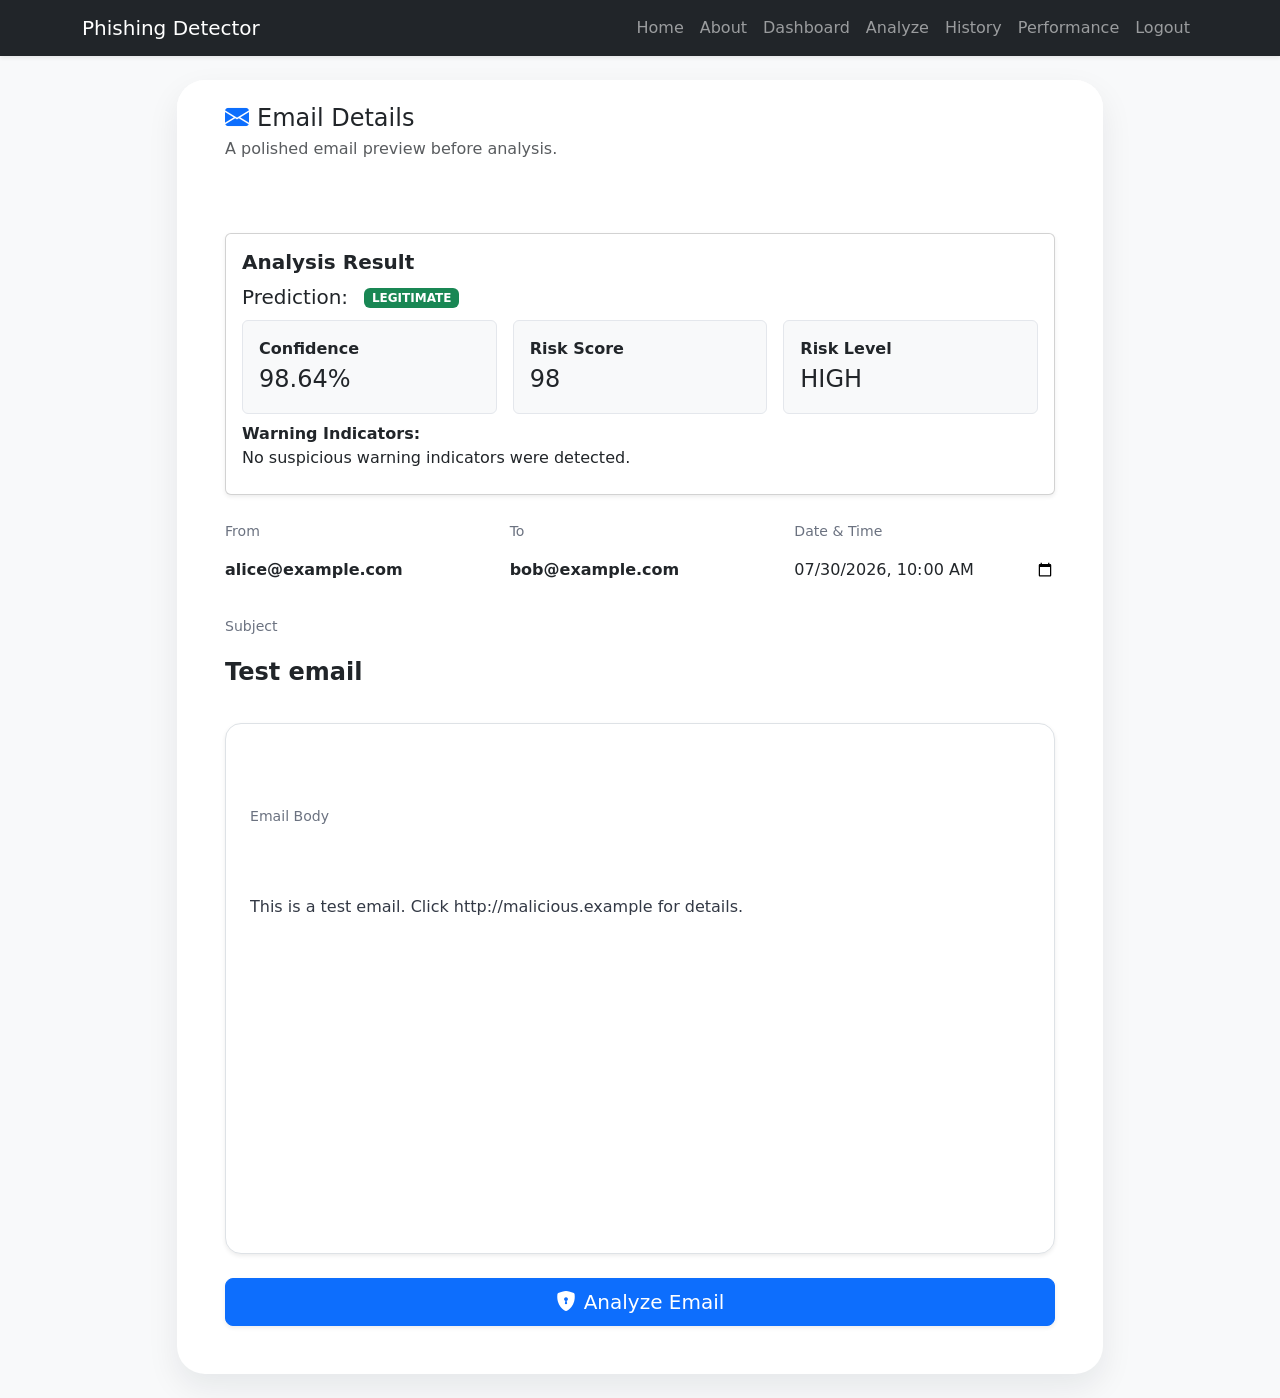
<file: tmp_response.html>
<!doctype html>
<html lang="en">
  <head>
    <meta charset="utf-8">
    <meta name="viewport" content="width=device-width, initial-scale=1">
    <title>Analyze Email - Phishing Detector</title>
    <link href="https://cdn.jsdelivr.net/npm/bootstrap@5.3.2/dist/css/bootstrap.min.css" rel="stylesheet">
    <link href="https://cdn.jsdelivr.net/npm/bootstrap-icons@1.10.5/font/bootstrap-icons.css" rel="stylesheet">
    <link rel="stylesheet" href="/static/css/style.css">
  </head>
  <body class="bg-light">
    <nav class="navbar navbar-expand-lg navbar-dark bg-dark shadow-sm">
      <div class="container">
        <a class="navbar-brand" href="/">Phishing Detector</a>
        <button class="navbar-toggler" type="button" data-bs-toggle="collapse" data-bs-target="#navbarNav">
          <span class="navbar-toggler-icon"></span>
        </button>
        <div class="collapse navbar-collapse" id="navbarNav">
          <ul class="navbar-nav ms-auto">
            <li class="nav-item"><a class="nav-link" href="/">Home</a></li>
            <li class="nav-item"><a class="nav-link" href="/about">About</a></li>
            
            <li class="nav-item"><a class="nav-link" href="/dashboard">Dashboard</a></li>
            <li class="nav-item"><a class="nav-link" href="/analyze">Analyze</a></li>
            <li class="nav-item"><a class="nav-link" href="/history">History</a></li>
            <li class="nav-item"><a class="nav-link" href="/performance">Performance</a></li>
            
            <li class="nav-item"><a class="nav-link" href="/logout">Logout</a></li>
            
          </ul>
        </div>
      </div>
    </nav>

    <div class="container py-4">
      
        
      
      
<div class="row justify-content-center">
  <div class="col-xl-10 col-lg-11">
    <div class="card email-client-card overflow-hidden">
      <div class="card-header bg-white border-0 py-4 px-5">
        <div class="d-flex flex-column flex-md-row align-items-start align-items-md-center justify-content-between gap-3">
          <div>
            <h4 class="mb-1"><i class="bi bi-envelope-fill text-primary me-2"></i>Email Details</h4>
            <p class="text-muted mb-0">A polished email preview before analysis.</p>
          </div>
        </div>
      </div>
      <div class="card-body p-5">
        
        <div class="card mb-4 shadow-sm">
          <div class="card-body">
            <h5 class="mb-2">Analysis Result</h5>
            <div class="d-flex align-items-center gap-3 mb-2">
              <div class="fs-5">Prediction:</div>
              <div><span class="badge bg-success">LEGITIMATE</span></div>
            </div>
            <div class="row g-3 mb-2">
              <div class="col-md-4"><div class="result-card p-3 bg-light rounded"><strong>Confidence</strong><p>98.64%</p></div></div>
              <div class="col-md-4"><div class="result-card p-3 bg-light rounded"><strong>Risk Score</strong><p>98</p></div></div>
              <div class="col-md-4"><div class="result-card p-3 bg-light rounded"><strong>Risk Level</strong><p>HIGH</p></div></div>
            </div>
            <div class="mb-2">
              <strong>Warning Indicators:</strong>
              
                <div>No suspicious warning indicators were detected.</div>
              
            </div>
          </div>
        </div>
        

        <form method="POST">
          <div class="row g-4 mb-4">
            <div class="col-md-4">
              <label class="email-details-label mb-2">From</label>
              <input type="email" name="sender" class="form-control border-0 px-0 py-2 fw-semibold text-dark" value="alice@example.com" placeholder="Enter sender email" required>
            </div>
            <div class="col-md-4">
              <label class="email-details-label mb-2">To</label>
              <input type="email" name="recipient" class="form-control border-0 px-0 py-2 fw-semibold text-dark" value="bob@example.com" placeholder="Enter receiver email" required>
            </div>
            <div class="col-md-4">
              <label class="email-details-label mb-2">Date &amp; Time</label>
              <input type="datetime-local" name="date_time" class="form-control border-0 px-0 py-2 text-dark" value="2026-07-30T10:00" placeholder="Select date and time">
            </div>
          </div>

          <div class="mb-4">
            <label class="email-details-label mb-2">Subject</label>
            <input type="text" name="subject" class="form-control form-control-lg border-0 px-0 py-2 fw-bold message-subject" value="Test email" placeholder="Enter email subject" required>
          </div>

          <div class="card rounded-4 border shadow-sm mb-4">
            <div class="card-body p-4 message-body">
              <label class="email-details-label mb-2 d-block">Email Body</label>
              <textarea name="email_body" class="form-control border-0 p-0 h-auto message-body" rows="10" placeholder="Type or paste email content...">This is a test email. Click http://malicious.example for details.</textarea>
            </div>
          </div>

          <button type="submit" class="btn btn-primary btn-lg w-100 shadow-sm"><i class="bi bi-shield-lock-fill me-2"></i>Analyze Email</button>
        </form>
      </div>
    </div>
  </div>
</div>

    </div>

    <script src="https://cdn.jsdelivr.net/npm/bootstrap@5.3.2/dist/js/bootstrap.bundle.min.js"></script>
    <script src="/static/js/script.js"></script>
  </body>
</html>
</file>
<file: static/css/style.css>
body {
  background-color: #f4f7fb;
  color: #2d3748;
}
.hero {
  min-height: 60vh;
}
.feature-card, .stat-card, .result-card {
  border: 1px solid #e4e7ec;
}
.result-card p {
  font-size: 1.5rem;
  margin: 0;
}
.card .card-body h5 {
  font-weight: 600;
}
.table-responsive {
  overflow-x: auto;
}
.btn-primary {
  background-color: #0d6efd;
}
footer {
  margin-top: 4rem;
  padding: 2rem 0;
}
.email-client-card {
  border: none;
  border-radius: 1.75rem;
  box-shadow: 0 0.85rem 2rem rgba(15, 23, 42, 0.08);
}
.email-client-card .card-header {
  border-bottom: none;
  background-color: transparent;
}
.email-client-card .message-meta {
  gap: 1rem;
}
.email-client-card .message-meta .badge {
  background-color: #eef2ff;
  color: #3730a3;
  border-radius: 0.75rem;
  font-size: 0.92rem;
  padding: 0.55rem 0.9rem;
}
.email-client-card .message-subject {
  font-size: 1.5rem;
  font-weight: 700;
}
.email-client-card .message-body {
  white-space: pre-wrap;
  line-height: 1.75;
  font-size: 1rem;
  color: #333945;
}
.email-client-card .message-body textarea {
  border: none;
  background: transparent;
  resize: none;
  box-shadow: none;
}
.email-client-card .message-body textarea:focus {
  outline: none;
  box-shadow: none;
}
.email-details-label {
  font-size: 0.88rem;
  color: #6b7280;
}
.email-details-value {
  font-size: 0.95rem;
  font-weight: 600;
  color: #111827;
}
.email-overlay {
  background-color: #ffffff;
}
.alert-result-card {
  border-radius: 1.25rem;
  box-shadow: 0 0.75rem 1.5rem rgba(15, 23, 42, 0.08);
}
</file>
